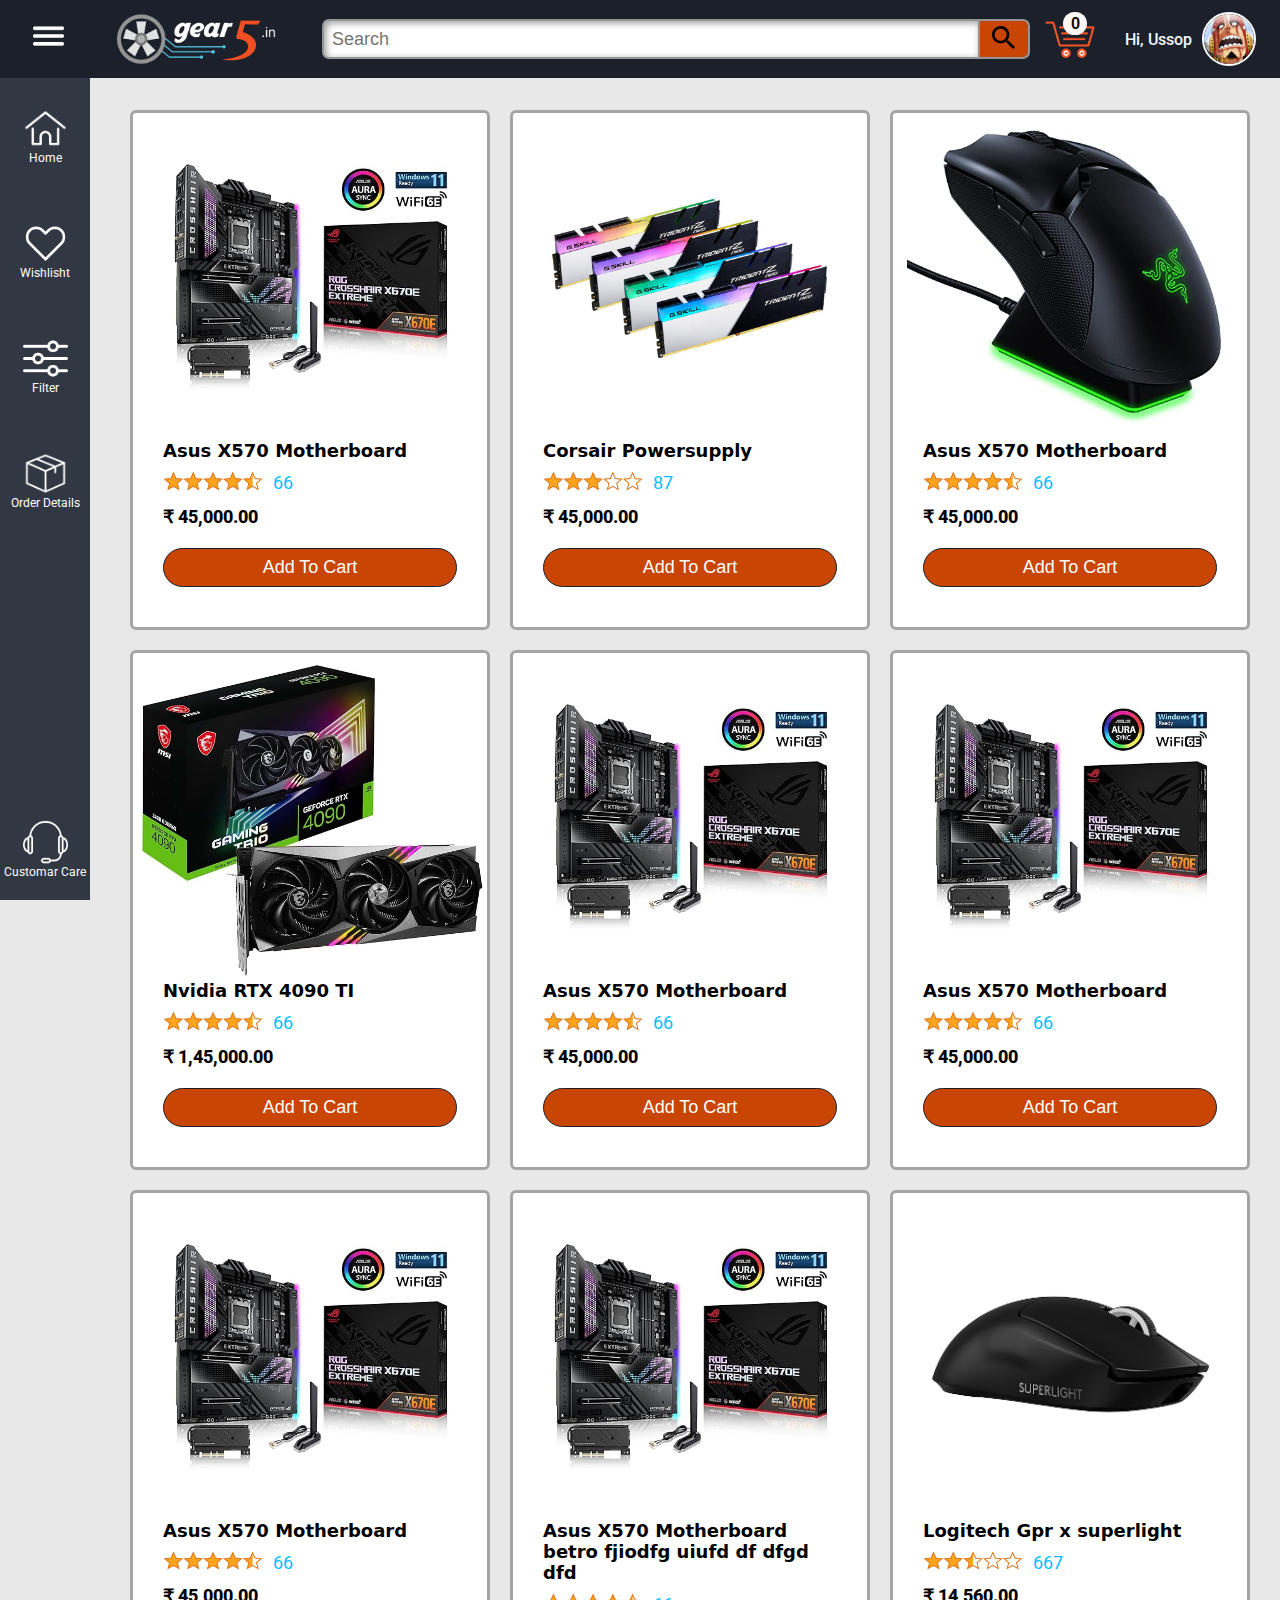
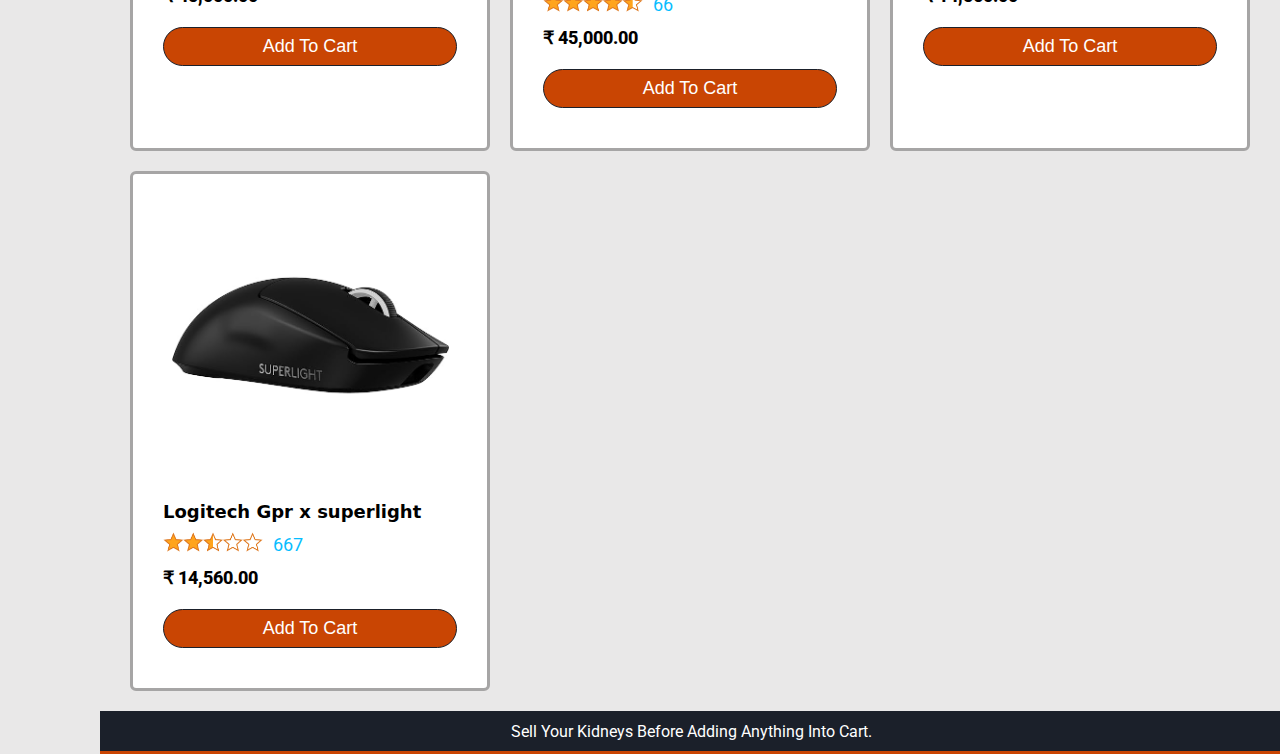
<file: index.html>
<!DOCTYPE html>
<html lang="en">
<head>
    <meta charset="UTF-8">
    <meta name="viewport" content="width=device-width, initial-scale=1.0">
    <title>Gear5_Home</title>
    <link rel="stylesheet" href="styles/navbar.css">
    <link rel="stylesheet" href="styles/common.css">
    <link rel="stylesheet" href="styles/products.css">
    <link rel="stylesheet" href="styles/sidebar.css">
    


    <link rel="preconnect" href="https://fonts.googleapis.com">
<link rel="preconnect" href="https://fonts.gstatic.com" crossorigin>
<link href="https://fonts.googleapis.com/css2?family=Roboto:ital,wght@0,100;0,300;0,400;0,500;0,700;1,400&display=swap" rel="stylesheet">
</head>

<body>


    <div class="navbar">
        <div class="nav-left">
            <button  class="ham-button">
                <img src="page_images/hamberger-01.png" alt="">
            </button>
            
            <img class="logo-img" src="page_images/gear 5 last-01.png" alt="">
            
        </div>
        <div class="nav-middle">
            <input class="search-bar" type="text" placeholder="Search">

            <button class="search-button">
            <img  src="page_images/search.svg" alt="">
            </button>

        </div>
        <div class="nav-right">
            <div class="cart">
                    <a href="cart-checkout.html">
                        <img class="cart-img" src="page_images/cart last-01.png" alt="">

                        <div class="cart-value js-cart-value">0</div>
                    </a>
                
            </div> 
            <div class="profile">
                <div class="profile-greet">Hi, Ussop</div>
                <img src="profile img/fb4342e0ac4a24cf8c08d0031174e228.jpg" alt="">

                <div class="profile-pop profile-pop-js">hi</div>
            </div>

        </div>
    </div>

    <div class="sidebar">
        <div class="sidebar-tools-container">
            
    
            <div class="sidebar-elements">
                <img src="page_images/home.png" alt="">
                <div class="sidebar-text">Home</div>
            </div>
            <div class="sidebar-elements">
                <img src="page_images/heart-2.png" alt="">
                <div class="sidebar-text">Wishlisht</div>
            </div>
            <div class="sidebar-elements">
                <img src="page_images/filter.png" alt="">
                <div class="sidebar-text">Filter</div>
            </div>
            <div class="sidebar-elements">
                <img src="page_images/order.png" alt="">
                <div class="sidebar-text">Order Details</div>
            </div>
            

        </div>
    
        <div class="just for space ">
            <!-- because i dont know how to sole it right now  -->
        </div>
    
        <div class="sidebar-help-container">
            <div class="sidebar-elements">
                <img src="page_images/support.png" alt="">
                <div class="sidebar-text">Customar Care</div>
            </div>
    
        </div>

        
    </div>

    <div class="product-container js-product-container">      
    </div>


    <!-- <script src="data/cart.js"></script> -->
    <!-- <script src="data/product_data.js"></script> -->
    <script type="module" src="scripts/gear5.js"></script>

    <footer>
        <div>Sell Your Kidneys Before Adding Anything Into Cart.</div>
    </footer>
    
</body>
</html>
</file>
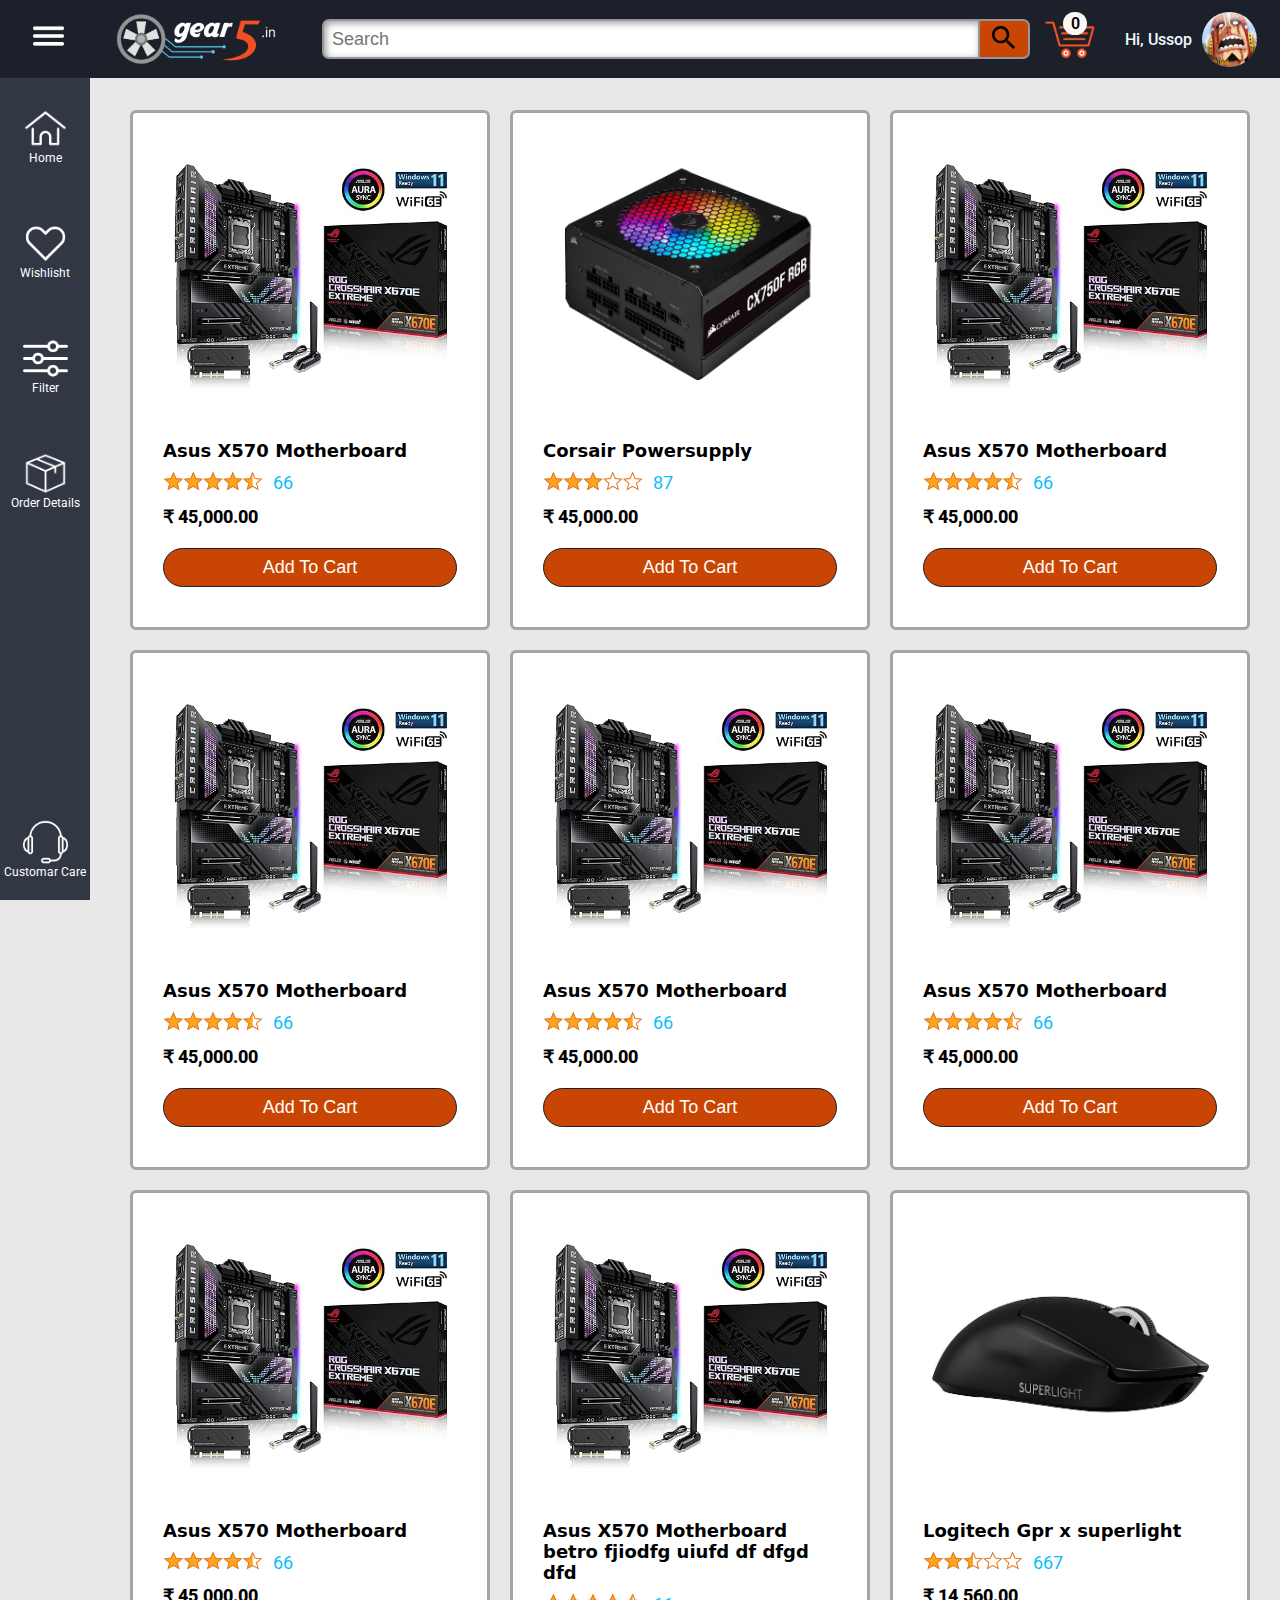
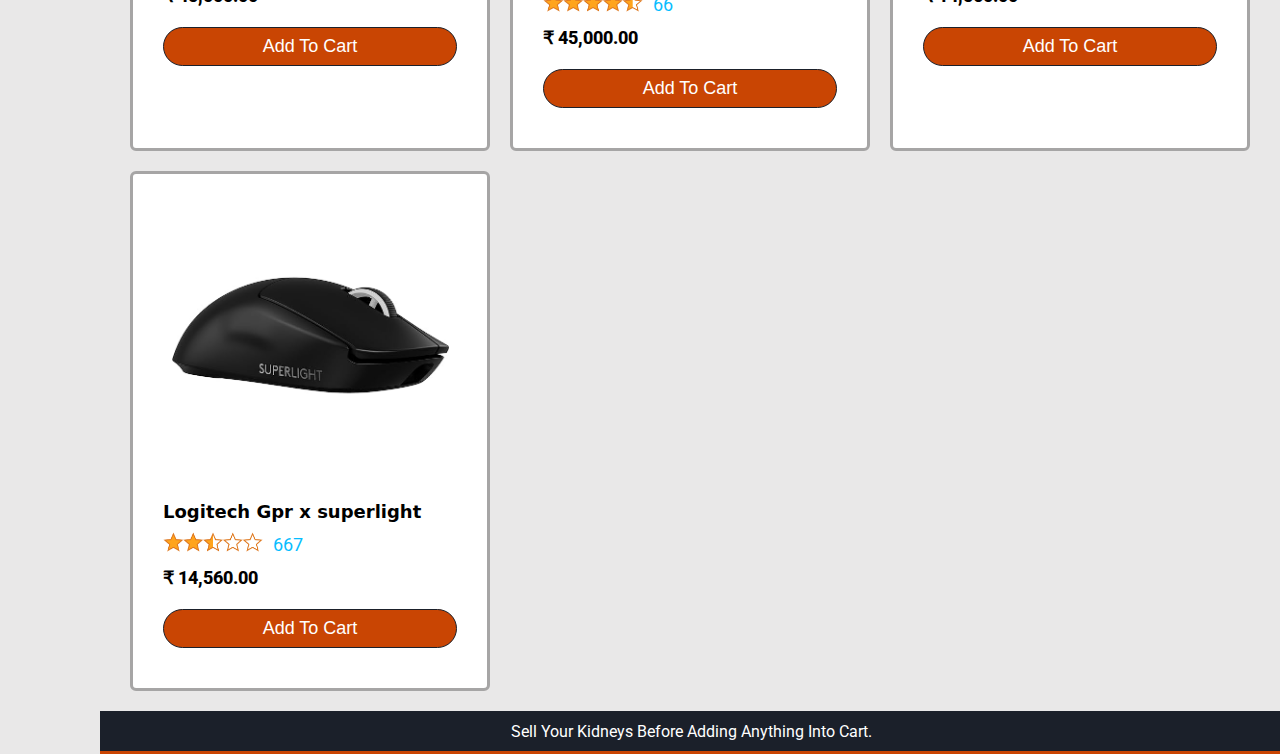
<file: gear5-ex/index.html>
<!DOCTYPE html>
<html lang="en">
<head>
    <meta charset="UTF-8">
    <meta name="viewport" content="width=device-width, initial-scale=1.0">
    <title>Gear5_Home</title>
    <link rel="stylesheet" href="styles/navbar.css">
    <link rel="stylesheet" href="styles/common.css">
    <link rel="stylesheet" href="styles/products.css">
    <link rel="stylesheet" href="styles/sidebar.css">


    <link rel="preconnect" href="https://fonts.googleapis.com">
<link rel="preconnect" href="https://fonts.gstatic.com" crossorigin>
<link href="https://fonts.googleapis.com/css2?family=Roboto:ital,wght@0,100;0,300;0,400;0,500;0,700;1,400&display=swap" rel="stylesheet">
</head>



<body>


    <div class="navbar">
        <div class="nav-left">
            <button  class="ham-button">
                <img src="page_images/hamberger-01.png" alt="">
            </button>
            
            <img class="logo-img" src="page_images/gear 5 last-01.png" alt="">
            
        </div>
        <div class="nav-middle">
            <input class="search-bar" type="text" placeholder="Search">

            <button class="search-button">
            <img  src="page_images/search.svg" alt="">
            </button>

        </div>
        <div class="nav-right">
           <div class="cart">
                    <a href="cart-checkout.html">
                        <img class="cart-img" src="page_images/cart last-01.png" alt="">

                        <div class="cart-value js-cart-value">0</div>
                    </a>
                
           </div> 
                   
           <div class="profile">
                <div class="profile-greet">Hi, Ussop</div>
                <img src="profile img/fb4342e0ac4a24cf8c08d0031174e228.jpg" alt="">
           </div>
           
        </div>
    </div>

    <div class="sidebar">
        <div class="sidebar-tools-container">
            
    
            <div class="sidebar-elements">
                <img src="page_images/home.png" alt="">
                <div class="sidebar-text">Home</div>
            </div>
            <div class="sidebar-elements">
                <img src="page_images/heart-2.png" alt="">
                <div class="sidebar-text">Wishlisht</div>
            </div>
            <div class="sidebar-elements">
                <img src="page_images/filter.png" alt="">
                <div class="sidebar-text">Filter</div>
            </div>
            <div class="sidebar-elements">
                <img src="page_images/order.png" alt="">
                <div class="sidebar-text">Order Details</div>
            </div>
            
         
        </div>
    
        <div class="just for space ">
            <!-- because i dont know how to sole it right now  -->
        </div>
    
        <div class="sidebar-help-container">
              <div class="sidebar-elements">
                <img src="page_images/support.png" alt="">
                <div class="sidebar-text">Customar Care</div>
            </div>
    
        </div>
      
        
    </div>

   

    <div class="product-container js-product-container">      
    </div>


    <!-- <script src="data/cart.js"></script> -->
    <!-- <script src="data/product_data.js"></script> -->
    <script type="module" src="scripts/gear5.js"></script>

    <footer>
        <div>Sell Your Kidneys Before Adding Anything Into Cart.</div>
    </footer>
    
</body>
</html>
</file>
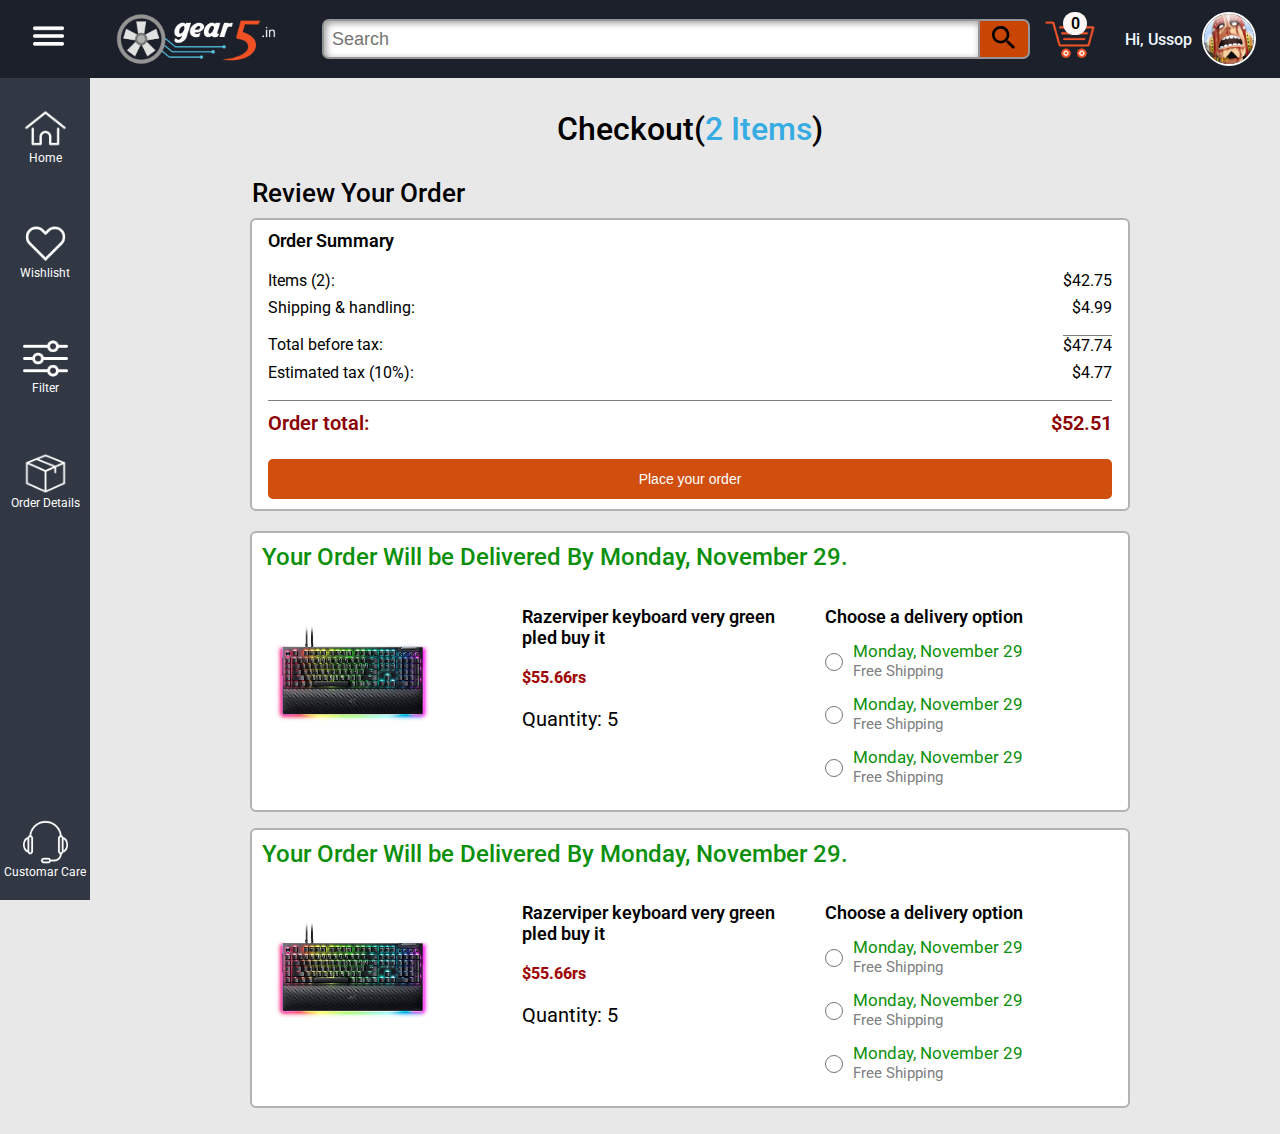
<file: cart-checkout.html>
<!DOCTYPE html>
<html lang="en">

<head>
  <meta charset="UTF-8">
  <meta name="viewport" content="width=device-width, initial-scale=1.0">
  <title>Gear5_Cart</title>


  <link rel="stylesheet" href="styles/navbar.css">
  <link rel="stylesheet" href="styles/common.css">
  <link rel="stylesheet" href="styles/sidebar.css">


  <link rel="stylesheet" href="styles/cart-checkout.css">
  <link rel="stylesheet" href="styles/cart-order-summary.css">


  <link rel="preconnect" href="https://fonts.googleapis.com">
  <link rel="preconnect" href="https://fonts.gstatic.com" crossorigin>
  <link
    href="https://fonts.googleapis.com/css2?family=Roboto:ital,wght@0,100;0,300;0,400;0,500;0,700;1,400&display=swap"
    rel="stylesheet">

</head>

<body>


  <div class="navbar">
    <div class="nav-left">
      <button class="ham-button">
        <img src="page_images/hamberger-01.png" alt="">
      </button>

      <img class="logo-img" src="page_images/gear 5 last-01.png" alt="">

    </div>
    <div class="nav-middle">
      <input class="search-bar" type="text" placeholder="Search">

      <button class="search-button">
        <img src="page_images/search.svg" alt="">
      </button>

    </div>
    <div class="nav-right">
      <div class="cart">
        <img class="cart-img" src="page_images/cart last-01.png" alt="">

        <div class="cart-value js-cart-value">0</div>
      </div>

      <div class="profile">
        <div class="profile-greet">Hi, Ussop</div>
        <img src="profile img/fb4342e0ac4a24cf8c08d0031174e228.jpg" alt="">
    </div>  


    </div>
  </div>

  <div class="sidebar">
    <div class="sidebar-tools-container">
        
      <a href="index.html">

        <div class="sidebar-elements">
          <img src="page_images/home.png" alt="">
          <div class="sidebar-text">Home</div>
      </div> 
      
      </a>
        
        <div class="sidebar-elements">
            <img src="page_images/heart-2.png" alt="">
            <div class="sidebar-text">Wishlisht</div>
        </div>
        <div class="sidebar-elements">
            <img src="page_images/filter.png" alt="">
            <div class="sidebar-text">Filter</div>
        </div>
        <div class="sidebar-elements">
            <img src="page_images/order.png" alt="">
            <div class="sidebar-text">Order Details</div>
        </div>
        
     
    </div>

    <!-- because i dont know how to sole it right now  -->
    <div class="just for space ">
    </div>

    <div class="sidebar-help-container">
          <div class="sidebar-elements">
            <img src="page_images/support.png" alt="">
            <div class="sidebar-text">Customar Care</div>
        </div>

    </div>
  
    
  </div>
  

  <div class="main">
    <div class="heading-checkout">Checkout(<span>2 Items</span>)</div>
    <div class="heading-order-review">Review Your Order</div>
    <div class="cart-checkout-grid">
      <div class="cart-left-grid js-cart-left-grid"  >
        <div class="cart-item-block-grid">
          <div class="cart-item-delivery-date"> 
            Your Order Will be Delivered By Monday, November 29.
          </div>
          <div class="cart-item-info-grid">
              <div class="cart-product-image">
                <img src="products_image/razer_blackwidow_keyboard.jpg" alt="">
                
              </div>
              <div class="cart-product-description">
                <div class="cart-item-name">Razerviper keyboard very  green pled buy it
                </div>
                <div class="cart-item-price">$55.66rs</div>
                <div class="cart-item-quantity-container">
                  <div class="cart-item-quantity"> Quantity: 5</div>
                  <!-- <div>update</div>
                  <div>delete</div> -->
                </div>
              </div>
           
            <div class="cart-item-delivery-options">
              <div class="choose-option">
                Choose a delivery option
              </div>
              <div class="delivery-option">
                
                  <input class="delivery-option-input" type="radio" name="optiondg">  
                  
                  <div>
                    <div class="delivery-option-date"> 
                      Monday, November 29
                    </div>
                    <div class="delivery-option-price">
                      Free Shipping
                    </div>
                  </div>
                
              </div>
              <div class="delivery-option">
                
                  <input class="delivery-option-input" type="radio" name="optiondg">  
                  
                  <div>
                    <div class="delivery-option-date"> 
                      Monday, November 29
                    </div>
                    <div class="delivery-option-price">
                      Free Shipping
                    </div>
                  </div>
                
              </div>
              <div class="delivery-option">
                
                  <input class="delivery-option-input" type="radio" name="optiondg">  
                  
                  <div>
                    <div class="delivery-option-date"> 
                      Monday, November 29
                    </div>
                    <div class="delivery-option-price">
                      Free Shipping
                    </div>
                  </div>
                
              </div>
            </div>
          </div>
        </div>
        <div class="cart-item-block-grid">
          <div class="cart-item-delivery-date"> 
            Your Order Will be Delivered By Monday, November 29.
          </div>
          <div class="cart-item-info-grid">
              <div class="cart-product-image">
                <img src="products_image/razer_blackwidow_keyboard.jpg" alt="">
                
              </div>
              <div class="cart-product-description">
                <div class="cart-item-name">Razerviper keyboard very  green pled buy it
                </div>
                <div class="cart-item-price">$55.66rs</div>
                <div class="cart-item-quantity-container">
                  <div class="cart-item-quantity"> Quantity: 5</div>
                  <!-- <div>update</div>
                  <div>delete</div> -->
                </div>
              </div>
           
            <div class="cart-item-delivery-options">
              <div class="choose-option">
                Choose a delivery option
              </div>
              <div class="delivery-option">
                
                  <input class="delivery-option-input" type="radio" name="optiondg">  
                  
                  <div>
                    <div class="delivery-option-date"> 
                      Monday, November 29
                    </div>
                    <div class="delivery-option-price">
                      Free Shipping
                    </div>
                  </div>
                
              </div>
              <div class="delivery-option">
                
                  <input class="delivery-option-input" type="radio" name="optiondg">  
                  
                  <div>
                    <div class="delivery-option-date"> 
                      Monday, November 29
                    </div>
                    <div class="delivery-option-price">
                      Free Shipping
                    </div>
                  </div>
                
              </div>
              <div class="delivery-option">
                
                  <input class="delivery-option-input" type="radio" name="optiondg">  
                  
                  <div>
                    <div class="delivery-option-date"> 
                      Monday, November 29
                    </div>
                    <div class="delivery-option-price">
                      Free Shipping
                    </div>
                  </div>
                
              </div>
            </div>
          </div>
        </div>
      </div>

      
      <div class="cart-right-grid"> 
        <div class="payment-summary">
          <div class="payment-summary-title">
            Order Summary
          </div>

          <div class="payment-summary-row">
            <div>Items (2):</div>
            <div class="payment-summary-money">$42.75</div>
          </div>

          <div class="payment-summary-row">
            <div>Shipping &amp; handling:</div>
            <div class="payment-summary-money">$4.99</div>
          </div>

          <div class="payment-summary-row subtotal-row">
            <div>Total before tax:</div>
            <div class="payment-summary-money">$47.74</div>
          </div>

          <div class="payment-summary-row">
            <div>Estimated tax (10%):</div>
            <div class="payment-summary-money">$4.77</div>
          </div>

          <div class="payment-summary-row total-row">
            <div>Order total:</div>
            <div class="payment-summary-money">$52.51</div>
          </div>

          <button class="place-order-button button-primary">
            Place your order
          </button>
        </div>
      </div>
    </div>

  </div>



  <!-- <footer>
    <div>Sell Your Kidneys Before Adding Anything Into Cart.</div>
  </footer> -->


      <script type="module" src="scripts/cart-checkout.js"></script>
</body>

</html>
</file>
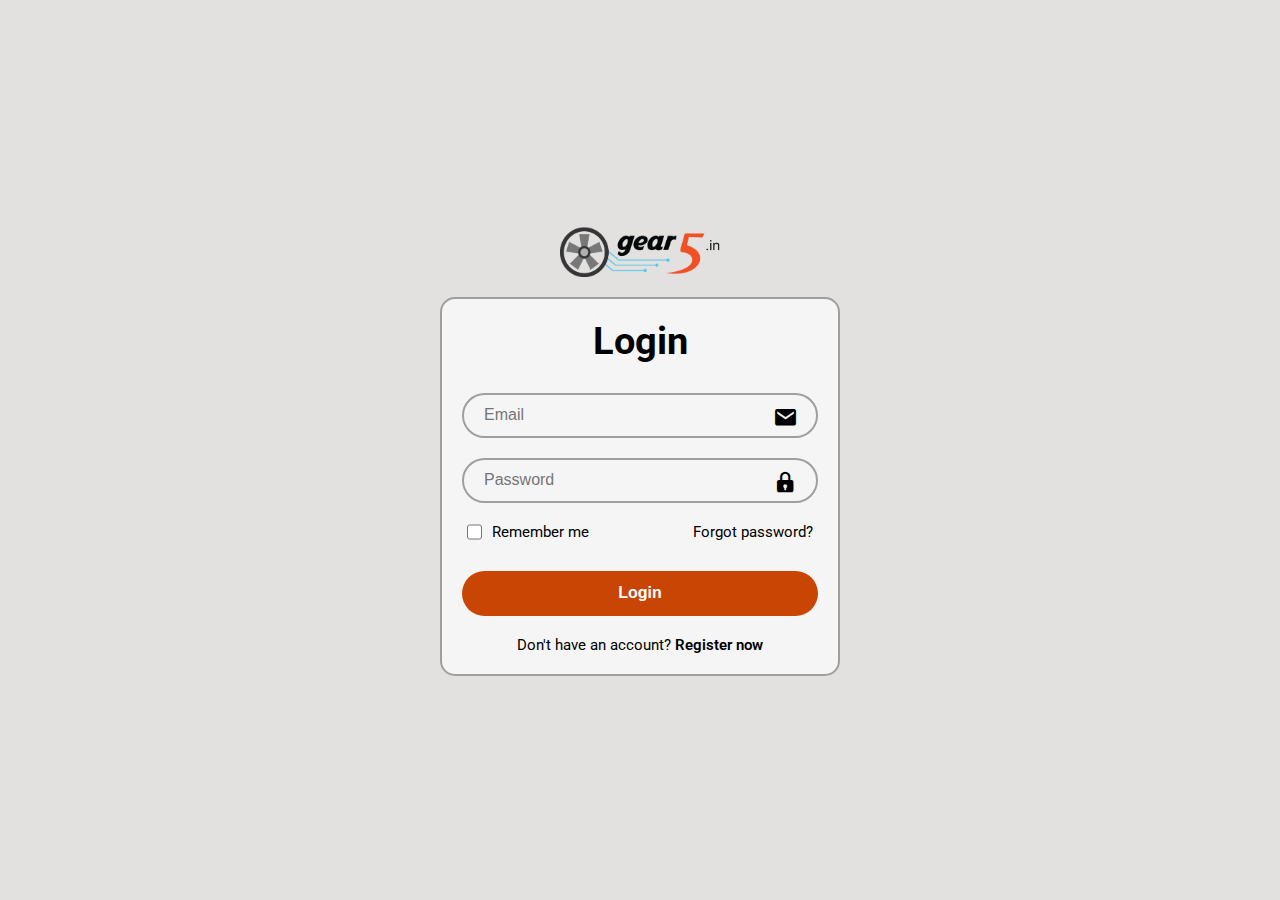
<file: login.html>
<!DOCTYPE html>
<html lang="en">
<head>
    <meta charset="UTF-8">
    <meta name="viewport" content="width=device-width, initial-scale=1.0">
    <title>Grea5 log in</title>
    <link href='https://unpkg.com/boxicons@2.1.4/css/boxicons.min.css' rel='stylesheet'>
    
    <link rel="preconnect" href="https://fonts.googleapis.com">
    <link rel="preconnect" href="https://fonts.gstatic.com" crossorigin>
    <link href="https://fonts.googleapis.com/css2?family=Roboto:ital,wght@0,100;0,300;0,400;0,500;0,700;1,400&display=swap" rel="stylesheet">



    <link rel="stylesheet" href="styles/loginpage.css">
</head>
<body>

<div class="login-wrapper">
    <div class="login-logo">
        <img src="page_images/gear 5 white bg.png" alt="">
    </div>
    <div class="login-container">
        <h1>Login</h1>
        <!-- <div class="login-input"> -->
            <form action="url" method="GET">
                
                <div class="input-details emailX">
                    <input type="email" placeholder="Email">
                    <i class='bx bxs-envelope'></i>
                </div>

                <div class="input-details passX">
                    <input type="password" placeholder="Password">
                    <i class='bx bxs-lock' ></i>
                </div>

                <div class="remember-forgot-password">
                    <label><input class="remember-box" type="checkbox"> Remember me</label>
                    <a href="XXXX">Forgot password?</a>
                </div>

                <div class="login-submit">
                    <button type="submit">Login</button>
                </div>
    
            </form>
        <!-- </div> -->
        

        <div class="register">
            Don't have an account?
            <a href="register.html">Register now</a>
        </div>
    </div>
</div>
    
</body>
</html>
</file>
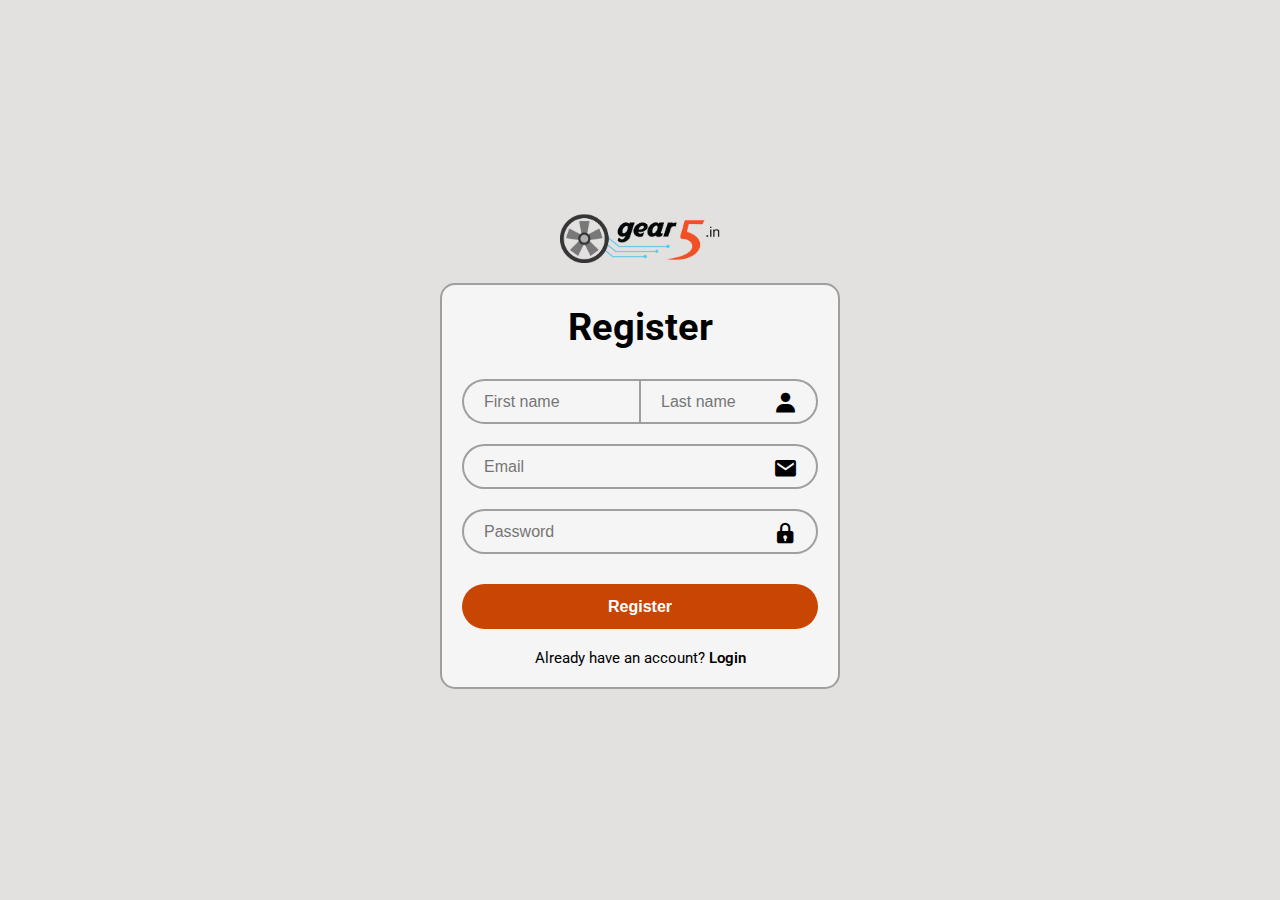
<file: register.html>
<!DOCTYPE html>
<html lang="en">
<head>
    <meta charset="UTF-8">
    <meta name="viewport" content="width=device-width, initial-scale=1.0">
    <title>Register</title>
    <link href='https://unpkg.com/boxicons@2.1.4/css/boxicons.min.css' rel='stylesheet'>
    
    <link rel="preconnect" href="https://fonts.googleapis.com">
    <link rel="preconnect" href="https://fonts.gstatic.com" crossorigin>
    <link href="https://fonts.googleapis.com/css2?family=Roboto:ital,wght@0,100;0,300;0,400;0,500;0,700;1,400&display=swap" rel="stylesheet">

    <link rel="stylesheet" href="styles/register.css">

</head>
<body>
    <div class="login-wrapper">
        <div class="login-logo">
            <img src="page_images/gear 5 white bg.png" alt="">
        </div>
        <div class="login-container">
            <h1>Register</h1>
            <!-- <div class="login-input"> -->
                <form action="backend/register.php" method="POST" enctype="application/x-www-form-urlencoded">
                    <div class="namex input-details">
                        <input class="name fname" type="fname" placeholder="First name" name="pfname">
                        <input class="name lname" type="email" placeholder="Last name" name="plname">
                        <i class='bx bxs-user'></i>
                    </div>

                    <div class="input-details emailX">
                        <input type="email" placeholder="Email" name="pemail">
                        <i class='bx bxs-envelope'></i>
                    </div>
                    <div class="input-details passX">
                        <input type="password" placeholder="Password" name="ppass">
                        <i class='bx bxs-lock' ></i>
                    </div>
                    <div class="login-submit">
                        <button type="submit">Register</button>
                    </div>
                </form>
            <!-- </div> -->
            <div class="login">
                Already have an account?
                <a href="login.html">Login</a>
            </div>
        </div>
    </div>
        
    
</body>
</html>
</file>
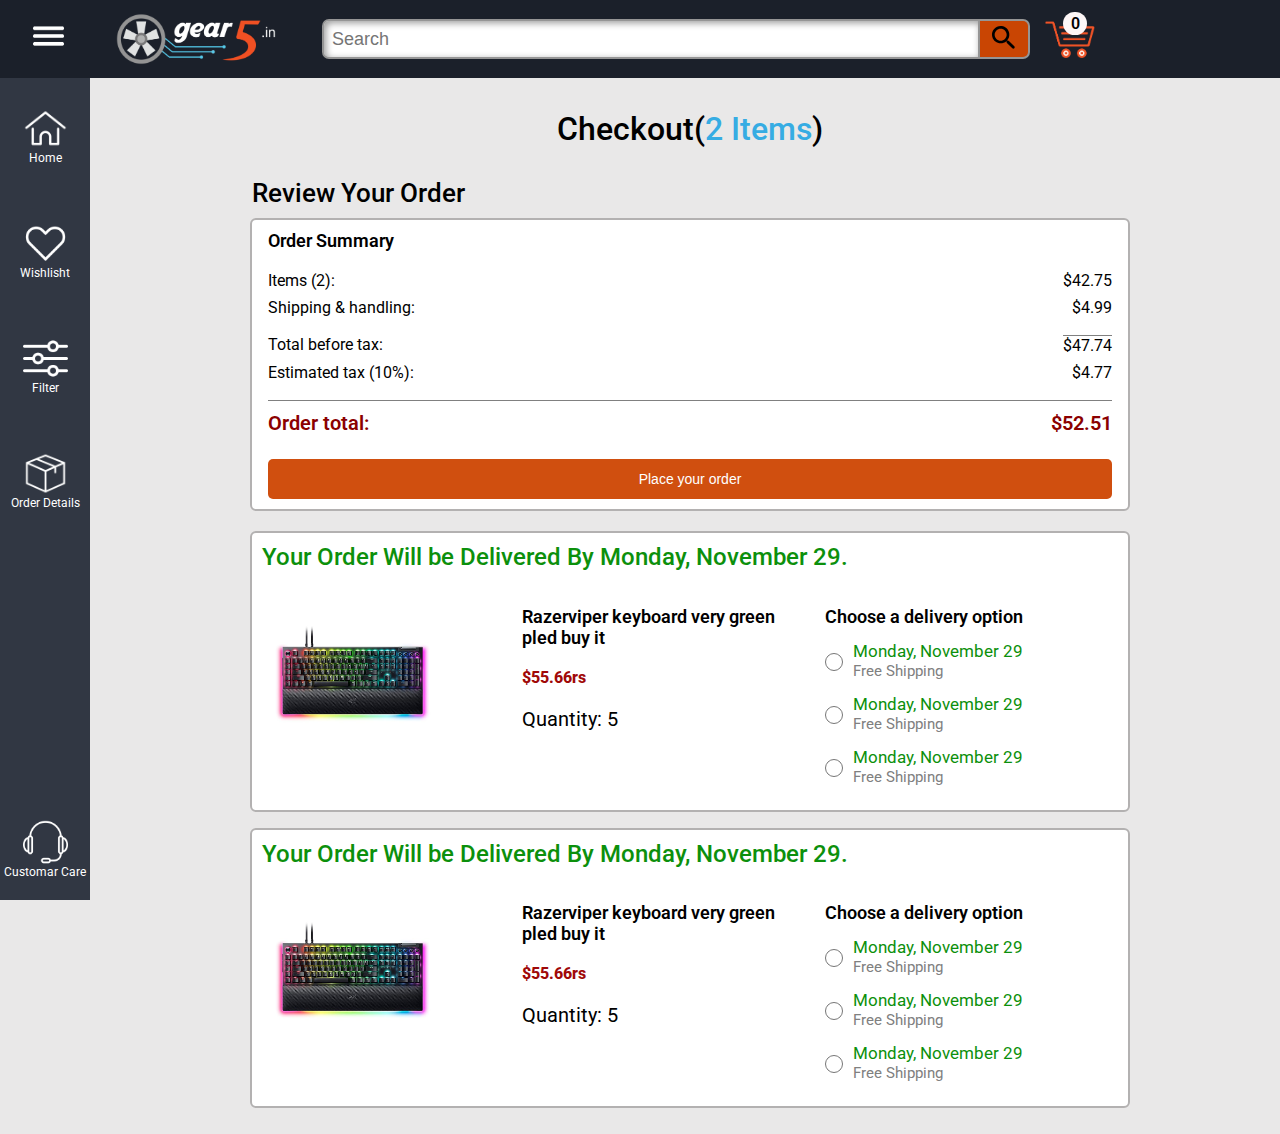
<file: gear5-ex/cart-checkout.html>
<!DOCTYPE html>
<html lang="en">

<head>
  <meta charset="UTF-8">
  <meta name="viewport" content="width=device-width, initial-scale=1.0">
  <title>Gear5_Cart</title>


  <link rel="stylesheet" href="styles/navbar.css">
  <link rel="stylesheet" href="styles/common.css">
  <link rel="stylesheet" href="styles/sidebar.css">


  <link rel="stylesheet" href="styles/cart-checkout.css">
  <link rel="stylesheet" href="styles/cart-order-summary.css">


  <link rel="preconnect" href="https://fonts.googleapis.com">
  <link rel="preconnect" href="https://fonts.gstatic.com" crossorigin>
  <link
    href="https://fonts.googleapis.com/css2?family=Roboto:ital,wght@0,100;0,300;0,400;0,500;0,700;1,400&display=swap"
    rel="stylesheet">

</head>

<body>


  <div class="navbar">
    <div class="nav-left">
      <button class="ham-button">
        <img src="page_images/hamberger-01.png" alt="">
      </button>

      <img class="logo-img" src="page_images/gear 5 last-01.png" alt="">

    </div>
    <div class="nav-middle">
      <input class="search-bar" type="text" placeholder="Search">

      <button class="search-button">
        <img src="page_images/search.svg" alt="">
      </button>

    </div>
    <div class="nav-right">
      <div class="cart">
        <img class="cart-img" src="page_images/cart last-01.png" alt="">

        <div class="cart-value js-cart-value">0</div>
      </div>


    </div>
  </div>

  <div class="sidebar">
    <div class="sidebar-tools-container">
        
      <a href="index.html">

        <div class="sidebar-elements">
          <img src="page_images/home.png" alt="">
          <div class="sidebar-text">Home</div>
      </div> 
      
      </a>
        
        <div class="sidebar-elements">
            <img src="page_images/heart-2.png" alt="">
            <div class="sidebar-text">Wishlisht</div>
        </div>
        <div class="sidebar-elements">
            <img src="page_images/filter.png" alt="">
            <div class="sidebar-text">Filter</div>
        </div>
        <div class="sidebar-elements">
            <img src="page_images/order.png" alt="">
            <div class="sidebar-text">Order Details</div>
        </div>
        
     
    </div>

    <!-- because i dont know how to sole it right now  -->
    <div class="just for space ">
    </div>

    <div class="sidebar-help-container">
          <div class="sidebar-elements">
            <img src="page_images/support.png" alt="">
            <div class="sidebar-text">Customar Care</div>
        </div>

    </div>
  
    
  </div>
  

  <div class="main">
    <div class="heading-checkout">Checkout(<span>2 Items</span>)</div>
    <div class="heading-order-review">Review Your Order</div>
    <div class="cart-checkout-grid">
      <div class="cart-left-grid js-cart-left-grid"  >
        <div class="cart-item-block-grid">
          <div class="cart-item-delivery-date"> 
            Your Order Will be Delivered By Monday, November 29.
          </div>
          <div class="cart-item-info-grid">
              <div class="cart-product-image">
                <img src="products_image/razer_blackwidow_keyboard.jpg" alt="">
                
              </div>
              <div class="cart-product-description">
                <div class="cart-item-name">Razerviper keyboard very  green pled buy it
                </div>
                <div class="cart-item-price">$55.66rs</div>
                <div class="cart-item-quantity-container">
                  <div class="cart-item-quantity"> Quantity: 5</div>
                  <!-- <div>update</div>
                  <div>delete</div> -->
                </div>
              </div>
           
            <div class="cart-item-delivery-options">
              <div class="choose-option">
                Choose a delivery option
              </div>
              <div class="delivery-option">
                
                  <input class="delivery-option-input" type="radio" name="optiondg">  
                  
                  <div>
                    <div class="delivery-option-date"> 
                      Monday, November 29
                    </div>
                    <div class="delivery-option-price">
                      Free Shipping
                    </div>
                  </div>
                
              </div>
              <div class="delivery-option">
                
                  <input class="delivery-option-input" type="radio" name="optiondg">  
                  
                  <div>
                    <div class="delivery-option-date"> 
                      Monday, November 29
                    </div>
                    <div class="delivery-option-price">
                      Free Shipping
                    </div>
                  </div>
                
              </div>
              <div class="delivery-option">
                
                  <input class="delivery-option-input" type="radio" name="optiondg">  
                  
                  <div>
                    <div class="delivery-option-date"> 
                      Monday, November 29
                    </div>
                    <div class="delivery-option-price">
                      Free Shipping
                    </div>
                  </div>
                
              </div>
            </div>
          </div>
        </div>
        <div class="cart-item-block-grid">
          <div class="cart-item-delivery-date"> 
            Your Order Will be Delivered By Monday, November 29.
          </div>
          <div class="cart-item-info-grid">
              <div class="cart-product-image">
                <img src="products_image/razer_blackwidow_keyboard.jpg" alt="">
                
              </div>
              <div class="cart-product-description">
                <div class="cart-item-name">Razerviper keyboard very  green pled buy it
                </div>
                <div class="cart-item-price">$55.66rs</div>
                <div class="cart-item-quantity-container">
                  <div class="cart-item-quantity"> Quantity: 5</div>
                  <!-- <div>update</div>
                  <div>delete</div> -->
                </div>
              </div>
           
            <div class="cart-item-delivery-options">
              <div class="choose-option">
                Choose a delivery option
              </div>
              <div class="delivery-option">
                
                  <input class="delivery-option-input" type="radio" name="optiondg">  
                  
                  <div>
                    <div class="delivery-option-date"> 
                      Monday, November 29
                    </div>
                    <div class="delivery-option-price">
                      Free Shipping
                    </div>
                  </div>
                
              </div>
              <div class="delivery-option">
                
                  <input class="delivery-option-input" type="radio" name="optiondg">  
                  
                  <div>
                    <div class="delivery-option-date"> 
                      Monday, November 29
                    </div>
                    <div class="delivery-option-price">
                      Free Shipping
                    </div>
                  </div>
                
              </div>
              <div class="delivery-option">
                
                  <input class="delivery-option-input" type="radio" name="optiondg">  
                  
                  <div>
                    <div class="delivery-option-date"> 
                      Monday, November 29
                    </div>
                    <div class="delivery-option-price">
                      Free Shipping
                    </div>
                  </div>
                
              </div>
            </div>
          </div>
        </div>
      </div>

      
      <div class="cart-right-grid"> 
        <div class="payment-summary">
          <div class="payment-summary-title">
            Order Summary
          </div>

          <div class="payment-summary-row">
            <div>Items (2):</div>
            <div class="payment-summary-money">$42.75</div>
          </div>

          <div class="payment-summary-row">
            <div>Shipping &amp; handling:</div>
            <div class="payment-summary-money">$4.99</div>
          </div>

          <div class="payment-summary-row subtotal-row">
            <div>Total before tax:</div>
            <div class="payment-summary-money">$47.74</div>
          </div>

          <div class="payment-summary-row">
            <div>Estimated tax (10%):</div>
            <div class="payment-summary-money">$4.77</div>
          </div>

          <div class="payment-summary-row total-row">
            <div>Order total:</div>
            <div class="payment-summary-money">$52.51</div>
          </div>

          <button class="place-order-button button-primary">
            Place your order
          </button>
        </div>
      </div>
    </div>

  </div>



  <!-- <footer>
    <div>Sell Your Kidneys Before Adding Anything Into Cart.</div>
  </footer> -->


      <script type="module" src="scripts/cart-checkout.js"></script>
</body>

</html>
</file>
<file: styles/navbar.css>
.navbar{
    /* background-color: rgb(50, 10, 103); */
    /* background-color: rgb(27, 3, 59); */
    background-color: rgb(27, 32, 42);
    display: flex;
    height: 78px;
    align-items: center;
    position: fixed;
    top: 0px;
    left: 0px;
    right: 0px;
  
}
.nav-left{
    /* width: 350px; */
    /* background-color: rgb(93, 9, 172); */
    display: flex;
    align-items: center;
    height: 70px;
}
.nav-middle{
    padding-left: 20px;
    height: 70px;
    flex: 1;
    display: flex;
    justify-content: center;
    align-items: center;
    /* background-color: aquamarine; */
    
    
   
}

.nav-right{
   width: 250px;
   /* background-color: rgb(18, 105, 105); */
   height: 70px;
   display: flex;
   align-items: center;
   
 
}



.logo-img{
    /* margin-top: 27px; */
    width: 160px;
    margin-left: 40px;
    margin-right: 26px;
    /* background-color: blue; */
}
.ham-button{
    background-color:transparent;
    border: none;
    margin-left: 21px;
}
.ham-button img{
    width: 43px;
   
    /* background-color: blue;
    */
}


.search-bar{

    height: 34px;
   
    border: 2px solid rgb(149, 149, 149);

    border-bottom-left-radius: 7px;
    border-top-left-radius: 7px;
    flex: 1;
    padding-left: 8px;

    font-size: 18px;
    box-shadow: inset 2px 2px 7px rgba(0, 0, 0, 0.401);
    
}

.search-bar::placeholder{
    font-size: 18px;
   
}
.search-button{
    width: 50px;
    height: 40px;
    border: 2px solid rgb(149, 149, 149);
    background-color: rgb(201, 69, 3);
    border-left: none;
    border-bottom-right-radius: 7px;
    border-top-right-radius: 7px;

    
}

.search-button img{
    width: 32px;
}

.profile{
    color: aliceblue;
    margin-left: 30px;
    margin-top: 0px;
   display: flex;
   align-items: center;
  position: relative;


  
}


.profile-pop{
    opacity: 0;
    background-color: blueviolet;
    position: absolute;
    margin-top: 378px;
    width: 140px;
    height: 300px;
    transition: opacity ease-in-out .6s;
  
}


.profile:hover{
    .profile-pop{
        opacity: 100%;
        transition: opacity ease-in-out .3s;
    }

}

.profile img{
    width: 50px;
    border: 2px solid rgb(255, 255, 255);
    border-radius: 50%;
    margin-left: 10px;

}
.profile-greet{
    font-family: roboto;
    font-weight: 500;
    font-size: 16px;
    
}

.cart-img{
    width: 50px;
   
    margin-top: 5px;
    /* background-color: blue; */
    
}
.cart{
    /* background-color: aqua; */
    position: relative;
     margin-left: 15px;
    
    
}

.cart-value{
    background-color: rgba(255, 248, 248, 0.993);
    padding: 2px 0px;
    /* border: 1px solid white; */
    border-radius: 17px;
    color: rgb(0, 0, 0);
    font-family: roboto ,sans-serif;
    font-weight: 600;
    position: absolute;
    top: -4px;
    right: 8px;
    left: 18px;
    text-align: center;

    
}
</file>
<file: styles/common.css>
body{
    margin: 0;
    padding: 0;
    padding-top: 110px;
    padding-left: 120px;
    padding-right: 20px;
    background-color: rgb(233, 232, 232);

  
}

footer{
    background-color: rgb(27, 32, 42);
    margin-left: -20px;
    margin-right: -23px;
    display: flex;
    align-items: center;
    justify-content: center;
  
    color: white;
    height: 40px;
    border-bottom:3px solid  rgb(201, 69, 3) ;
    font-family: roboto, sans-serif;
    

   
}
</file>
<file: styles/products.css>
.product-container{
    display: grid;
    /* background-color: blue; */
    grid-template-columns: 1fr 1fr 1fr 1fr 1fr;

   
   
}

.product{
    background-color: white;
    border: 3px solid rgb(166, 165, 165);

    border-radius: 6px;
    margin-inline: 10px;

    margin-bottom: 20px;
    display: flex;
    flex-direction: column;

    

}
.product-image{
    display: flex;
    align-items:center ;
    justify-content: center;
    height: 327px;
   

}

.product-image img{
    max-width: 100%;
    max-height: 100%;
    /* border-radius: 6px; */
}

.product-details-container{
    /* background-color: rgb(38, 177, 131); */
    padding-left: 30px;
    padding-right: 30px;
    padding-bottom: 20px;
}

.product-name-container{
    padding-bottom: 10px;
}

.product-name{
    font-family: system-ui, sans-serif;
    font-size: 18px;

    font-weight: 600;
    

    
}

.product-review{
    display: flex;
    align-items: center;
    
}

.product-review-stars img{
    width: 100px;
    
   
}

.product-review-count{
    color: rgb(6, 189, 255);
    font-family: roboto , sans-serif;
    font-size: 18px;
   margin-left: 10px;
}

.product-price-container{
    display: flex;
    align-items: center;
    padding-top: 10px;
}

.product-price{
    font-family: roboto , sans-serif;
    font-weight: 800;
    font-size: 18px;
}

.rupee-symbol{
    margin-right: 4px;
    font-size: 18px;
    font-weight: 600;
    margin-top: 1px;
}

.product-addToCart-container{
    display: flex;
    
    justify-content: center;
    padding: 20px 0px;
}

.addToCart-button{
    background-color:  rgb(201, 69, 3);
    border: none;
   
    width: 100%;
    font-size: 18px;
    color: white;
    border: 1px solid rgb(27, 32, 42);
    border-radius: 62px;

    padding: 8px 0px ;
}




/* --------------------------------------------------------------- */


@media (width <= 1700px){
    .product-container{
        grid-template-columns: 1fr 1fr 1fr 1fr;
    }
}

@media (width <= 1350px){
    .product-container{
        grid-template-columns: 1fr 1fr 1fr;
    }
}

@media (width <= 1000px){
    .product-container{
        grid-template-columns: 1fr 1fr;
    }
}
</file>
<file: styles/sidebar.css>
.sidebar{
    /* background-color: rgba(27, 32, 42, 0.935); */
    background-color: rgb(49, 55, 67);
    position: fixed;
    top: 78px;
    left: 0px;
    bottom: 0px;
    width: 90px;
    
    font-family: roboto, sans-serif;

    display: grid;
    grid-template-rows: 460px 1fr 100px;
    
    
}

.sidebar-tools-container{

    

    display: grid;
    grid-template-rows: 1fr 1fr 1fr 1fr;
    align-items: center;

   /* height: 500px; */
   

}

.sidebar-help {
   

    
}

.sidebar a{
    text-decoration: none;
    
    

}

.sidebar-elements{
  
    /* height: 80px; */
  
    /* padding-top: 28px; */
    /* padding-bottom: 10px; */

    display: flex;
    flex-direction: column;
    align-items: center;
}


.sidebar-elements img{
   width: 45px;
  filter: invert(1);
  /* padding-bottom: 5px; */
    
}

/* .sidebar-elements1{
    margin-top: 246px;
    text-decoration: none;

} */

/* .sidebar-elements1 img{
    width: 50px;
    padding-bottom: 5px;
    filter: invert(1);
} */

.sidebar-text{
  font-size: 12px;
  color: white;
  
}

.sidebar-help-container {
   
padding-top: 20px;
    
}
</file>
<file: gear5-ex/styles/navbar.css>
.navbar{
    /* background-color: rgb(50, 10, 103); */
    /* background-color: rgb(27, 3, 59); */
    background-color: rgb(27, 32, 42);
    display: flex;
    height: 78px;
    align-items: center;
    position: fixed;
    top: 0px;
    left: 0px;
    right: 0px;
  
}
.nav-left{
    /* width: 350px; */
    /* background-color: rgb(93, 9, 172); */
    display: flex;
    align-items: center;
    height: 70px;
}
.nav-middle{
    padding-left: 20px;
    height: 70px;
    flex: 1;
    display: flex;
    justify-content: center;
    align-items: center;
    /* background-color: aquamarine; */
    
    
   
}

.nav-right{
   width: 250px;
   /* background-color: rgb(18, 105, 105); */
   height: 70px;
   display: flex;
   align-items: center;
   
 
}



.logo-img{
    /* margin-top: 27px; */
    width: 160px;
    margin-left: 40px;
    margin-right: 26px;
    /* background-color: blue; */
}
.ham-button{
    background-color:transparent;
    border: none;
    margin-left: 21px;
}
.ham-button img{
    width: 43px;
   
    /* background-color: blue;
    */
}


.search-bar{

    height: 34px;
   
    border: 2px solid rgb(149, 149, 149);

    border-bottom-left-radius: 7px;
    border-top-left-radius: 7px;
    flex: 1;
    padding-left: 8px;

    font-size: 18px;
    box-shadow: inset 2px 2px 7px rgba(0, 0, 0, 0.401);
    
}

.search-bar::placeholder{
    font-size: 18px;
   
}
.search-button{
    width: 50px;
    height: 40px;
    border: 2px solid rgb(149, 149, 149);
    background-color: rgb(201, 69, 3);
    border-left: none;
    border-bottom-right-radius: 7px;
    border-top-right-radius: 7px;

    
}

.search-button img{
    width: 32px;
}

.profile{
    color: aliceblue;
    margin-left: 30px;
    margin-top: 0px;
   display: flex;
   align-items: center;
  
  
}

.profile img{
    width: 55px;
    border-radius: 50%;
    margin-left: 10px;

}
.profile-greet{
    font-family: roboto;
    font-weight: 500;
    font-size: 16px;
    
}

.cart-img{
    width: 50px;
   
    margin-top: 5px;
    /* background-color: blue; */
    
}
.cart{
    /* background-color: aqua; */
    position: relative;
     margin-left: 15px;
    
    
}

.cart-value{
    background-color: rgba(255, 248, 248, 0.993);
    padding: 2px 0px;
    /* border: 1px solid white; */
    border-radius: 17px;
    color: rgb(0, 0, 0);
    font-family: roboto ,sans-serif;
    font-weight: 600;
    position: absolute;
    top: -4px;
    right: 8px;
    left: 18px;
    text-align: center;

    
}
</file>
<file: gear5-ex/styles/common.css>
body{
    margin: 0;
    padding: 0;
    padding-top: 110px;
    padding-left: 120px;
    padding-right: 20px;
    background-color: rgb(233, 232, 232);

  
}

footer{
    background-color: rgb(27, 32, 42);
    margin-left: -20px;
    margin-right: -23px;
    display: flex;
    align-items: center;
    justify-content: center;
  
    color: white;
    height: 40px;
    border-bottom:3px solid  rgb(201, 69, 3) ;
    font-family: roboto, sans-serif;
    

   
}
</file>
<file: gear5-ex/styles/products.css>
.product-container{
    display: grid;
    /* background-color: blue; */
    grid-template-columns: 1fr 1fr 1fr 1fr 1fr;

   
   
}

.product{
    background-color: white;
    border: 3px solid rgb(166, 165, 165);

    border-radius: 6px;
    margin-inline: 10px;

    margin-bottom: 20px;
    display: flex;
    flex-direction: column;

    

}
.product-image{
    display: flex;
    align-items:center ;
    justify-content: center;
    height: 327px;
   

}

.product-image img{
    max-width: 100%;
    max-height: 100%;
    /* border-radius: 6px; */
}

.product-details-container{
    /* background-color: rgb(38, 177, 131); */
    padding-left: 30px;
    padding-right: 30px;
    padding-bottom: 20px;
}

.product-name-container{
    padding-bottom: 10px;
}

.product-name{
    font-family: system-ui, sans-serif;
    font-size: 18px;

    font-weight: 600;
    

    
}

.product-review{
    display: flex;
    align-items: center;
    
}

.product-review-stars img{
    width: 100px;
    
   
}

.product-review-count{
    color: rgb(6, 189, 255);
    font-family: roboto , sans-serif;
    font-size: 18px;
   margin-left: 10px;
}

.product-price-container{
    display: flex;
    align-items: center;
    padding-top: 10px;
}

.product-price{
    font-family: roboto , sans-serif;
    font-weight: 800;
    font-size: 18px;
}

.rupee-symbol{
    margin-right: 4px;
    font-size: 18px;
    font-weight: 600;
    margin-top: 1px;
}

.product-addToCart-container{
    display: flex;
    
    justify-content: center;
    padding: 20px 0px;
}

.addToCart-button{
    background-color:  rgb(201, 69, 3);
    border: none;
   
    width: 100%;
    font-size: 18px;
    color: white;
    border: 1px solid rgb(27, 32, 42);
    border-radius: 62px;

    padding: 8px 0px ;
}




/* --------------------------------------------------------------- */


@media (width <= 1700px){
    .product-container{
        grid-template-columns: 1fr 1fr 1fr 1fr;
    }
}

@media (width <= 1350px){
    .product-container{
        grid-template-columns: 1fr 1fr 1fr;
    }
}

@media (width <= 1000px){
    .product-container{
        grid-template-columns: 1fr 1fr;
    }
}
</file>
<file: gear5-ex/styles/sidebar.css>
.sidebar{
    /* background-color: rgba(27, 32, 42, 0.935); */
    background-color: rgb(49, 55, 67);
    position: fixed;
    top: 78px;
    left: 0px;
    bottom: 0px;
    width: 90px;
    
    font-family: roboto, sans-serif;

    display: grid;
    grid-template-rows: 460px 1fr 100px;
    
    
}

.sidebar-tools-container{

    

    display: grid;
    grid-template-rows: 1fr 1fr 1fr 1fr;
    align-items: center;

   /* height: 500px; */
   

}

.sidebar-help {
   

    
}

.sidebar a{
    text-decoration: none;
    
    

}

.sidebar-elements{
  
    /* height: 80px; */
  
    /* padding-top: 28px; */
    /* padding-bottom: 10px; */

    display: flex;
    flex-direction: column;
    align-items: center;
}


.sidebar-elements img{
   width: 45px;
  filter: invert(1);
  /* padding-bottom: 5px; */
    
}

/* .sidebar-elements1{
    margin-top: 246px;
    text-decoration: none;

} */

/* .sidebar-elements1 img{
    width: 50px;
    padding-bottom: 5px;
    filter: invert(1);
} */

.sidebar-text{
  font-size: 12px;
  color: white;
  
}

.sidebar-help-container {
   
padding-top: 20px;
    
}
</file>
<file: styles/cart-checkout.css>
.main{
    max-width: 1200px;
    margin-left: auto;
    margin-right:auto ;
  
    font-family: roboto, arial;

  
}


.heading-checkout{
    text-align: center;
    font-size: 32px;
    font-weight: 500;
    margin-bottom: 30px;
}

.heading-checkout span{
    color: rgb(54, 172, 227);
}

.heading-order-review{
    margin-left: 12px;
    font-size: 1.6em;
    font-weight: 500;
}



.cart-checkout-grid{
    padding: 10px;
    
    /* background-color: rgb(255, 255, 255); */
    display: grid;
    grid-template-columns: 1fr 370px;
    column-gap: 10px;
    align-items: start;
}

.cart-left-grid{
   
    display: grid;
   

}

.cart-item-block-grid{
    margin-bottom: 16px;
    background-color: white;
    border: 2px solid rgb(179, 177, 177);
    border-radius: 6px;
    display: grid;
    /* height: 280px; */
    grid-template-rows: 1fr 6fr;
    padding: 10px;
}

.cart-item-delivery-date{
    /* color: rgb(10, 119, 8); */
    /* color: rgb(36, 178, 243); */
    color: rgb(12, 144, 12);

    font-size: 24px;
    font-weight: 500;
    
}


.cart-item-info-grid{
    display: grid;
    grid-template-columns: 260px 1fr 1fr;
    /* border: 2px solid rgb(82, 217, 82); */
 



}

.cart-product-image{
    /* background-color: brown; */
    /* padding-top: 15px; */
    

    padding-top: 2em;

}

.cart-product-description{
    /* background-color: rgb(137, 137, 198); */
    padding-top: 26px;
    
    padding-right: 28px;
}

.cart-product-image img{
    width: 70%
}


.cart-item-name{
    font-size: 18px;

    font-weight: 600;

    margin-bottom: 20px;
}

.cart-item-price{
    font-weight: 800;
    color: rgb(160, 9, 9);
}

.cart-item-quantity{
    margin-top: 20px;
    font-size: 20px;
    color: rgb(0, 0, 0);
    
}



.cart-item-delivery-options{
    /* background-color: rgb(168, 29, 29); */
    padding-top: 26px;
    
}

.choose-option{
    font-size: 18px;
    margin-left: 5px;
    margin-bottom: 14px;
    font-weight: 600;
}
.delivery-option{
    display: grid;
    grid-template-columns: 1fr 8fr;
    margin-bottom: 14px ;
}
.delivery-option-input{
  
    width: 18px;
   
    margin-right: 6px;
   
}
.delivery-option-date{
    font-size: 17px ;
    /* color: rgb(36, 178, 243); */
    color: rgb(12, 144, 12);
    /* background-color: blanchedalmond; */
}
.delivery-option-price{
    margin-top: 1px;
    font-size: 15px;
    color: grey;
}




/* ---------------------------------------------------------------- */


@media(width <=1280px){
    .cart-checkout-grid{
        grid-template-columns: 1fr ;
    }

    .main{
        max-width: 900px;
              
    }

 
    /* .cart-product-image{
        width: 200px;
    } */
}

@media(width<= 842px){
    .cart-item-info-grid{
        grid-template-columns: 300px;
        row-gap: 10px;
       
       
    }

}
</file>
<file: styles/cart-order-summary.css>
.cart-right-grid{
    
    /* height: 280px; */
    position: sticky;
    top: 90px;
    z-index: -1;
    
    background-color: white;
    padding: 10px 16px;

    border: 2px solid rgb(179, 177, 177);
    border-radius: 6px;
}

.payment-summary-title{
    
    margin-bottom:20px ;
    font-size: 18px;
    font-weight: 600;

}


.payment-summary-row{
    display: grid;
    grid-template-columns: 1fr auto;
    margin-top: 8px;
   
}

.payment-summary-money{
    text-align: end;
    /* margin-left: 65px; */
}

.subtotal-row{
    margin-top: 18px;
}

.subtotal-row .payment-summary-money {
    
    border-top: 1px solid grey;
   
}

.total-row{
    margin-top: 18px;
    padding-top: 10px;
    border-top: 1px solid grey;

    font-size: 20px;

    color: darkred;
    font-weight: 600;
}


.place-order-button{
    margin-top: 24px;
    padding: 12px 0px;
    background-color: rgb(208, 79, 15);
    color: white;
    border: none;

    border-radius: 5px;
    font-size: 14px;
    width: 100%;
}


@media(width <=1280px){
    .cart-right-grid{
        grid-row: 1;

        margin-bottom: 20px;

        position: static;
    }


}
</file>
<file: styles/loginpage.css>
*{
    box-sizing: border-box;
    margin: 0;
    padding: 0;
}

body{
    background-color: rgb(227, 224, 224);
    display:flex;
    justify-content: center;
    align-items: center;
    font-family: roboto;
    min-height: 100vh;
    /* background:linear-gradient(45deg, rgba(192, 30, 241, 0.996), rgba(203, 94, 237, 0.996),rgb(85, 213, 235),rgb(38, 208, 238)) */
}

.login-wrapper{
    /* background-color: rgb(255, 255, 255); */
}

.login-logo{
    display: flex;
    justify-content: center;
}
.login-logo img{
    width: 160px;
    margin-bottom: 20px;
}

.login-container{
    padding: 20px;
    /* height: 420px; */
    width: 400px;
    border-radius: 15px;
    background-color: rgb(245, 245, 246);
    border: 2px solid rgb(160, 159, 159);
    color:rgb(0, 0, 0);
}

h1{
    font-size:38px ;
    text-align: center;
    margin-bottom: 30px;
}

.input-details{

    position: relative;
    margin-top: 20px;
    height: 45px;

}

.input-details input{
    width: 100%;
    height: 100%;
    background: transparent;
    border: 2px solid rgb(160, 159, 159);
    outline: none;
    padding: 2px 2px;
    border-radius: 50px;
    font-size: 16px;
    padding: 5px 50px 5px 20px;
    
}


.input-details i{
    font-size: 25px;
    position: absolute;
    top: 12px;
    right: 20px;
}

.remember-box {
    width: 15px;
    height: auto;
}

.remember-forgot-password{
    margin-top: 20px;
    display: flex;
    justify-content: space-between;
    font-size: 15px;
    margin-left: 5px;
    margin-right: 5px;
}
.remember-forgot-password label{
    cursor: pointer;
    display: flex;
    justify-content: center;
}
.remember-forgot-password label input{
    border: none;
    margin-right: 10px;
    accent-color: rgb(159, 159, 159);
    cursor: pointer;
}

.remember-forgot-password a{
    text-decoration: none;
    color: rgb(0, 0, 0);
}

.remember-forgot-password a:hover{
    text-decoration: underline;
}



.login-submit{
    margin-top: 30px;
}

.login-submit button{
    width: 100%;
    height: 45px;
    border: none;
    border-radius: 50px;
    cursor: pointer;
    font-size: 16px;
    font-weight: 600;
    background-color: rgb(201, 69, 3);
    color: white;
}

.register{
    margin-top: 20px;
    text-align: center;
    font-size: 15px;

}

.register a{
    text-decoration: none;
    color: rgb(0, 0, 0);
    font-weight: 600;
}

.register a:hover{
    text-decoration: underline;
}
</file>
<file: styles/register.css>
*{
    box-sizing: border-box;
    margin: 0;
    padding: 0;
}

body{
    background-color: rgb(227, 224, 224);
    display:flex;
    justify-content: center;
    align-items: center;
    font-family: roboto;
    min-height: 100vh;
    /* background:linear-gradient(45deg, rgba(192, 30, 241, 0.996), rgba(203, 94, 237, 0.996),rgb(85, 213, 235),rgb(38, 208, 238)) */
}

.login-wrapper{
    /* background-color: rgb(255, 255, 255); */
   
}

.login-logo{
    display: flex;
    justify-content: center;
}
.login-logo img{
    width: 160px;
    margin-bottom: 20px;
}

.login-container{
    padding: 20px;
    /* height: 420px; */
    width: 400px;
    border-radius: 15px;
    background-color: rgb(245, 245, 246);
    border: 2px solid rgb(160, 159, 159);
    color:rgb(0, 0, 0);
}

h1{
    font-size:38px ;
    text-align: center;
    margin-bottom: 30px;
}

.input-details{

    position: relative;
    margin-top: 20px;
    height: 45px;

}

.input-details input{
    width: 100%;
    height: 100%;
    background: transparent;
    border: 2px solid rgb(160, 159, 159);
    outline: none;
    padding: 2px 2px;
    border-radius: 50px;
    font-size: 16px;
    padding: 5px 50px 5px 20px;
    
}

.namex {
    display: inline-block;
    position: relative;
    display: flex;
}

.namex .name {
    flex: 1;
}

.namex .fname {
    border-top-right-radius: 0px;
    border-bottom-right-radius: 0px;
    border-right: 0;
}
.namex .lname {
    border-top-left-radius: 0px;
    border-bottom-left-radius: 0px;
}

.namex i {
    position: absolute;
}

.input-details i{
    font-size: 25px;
    position: absolute;
    top: 12px;
    right: 20px;
}

.login-submit{
    margin-top: 30px;
}

.login-submit button{
    width: 100%;
    height: 45px;
    border: none;
    border-radius: 50px;
    cursor: pointer;
    font-size: 16px;
    font-weight: 600;
    background-color: rgb(201, 69, 3);
    color: white;
}

.login{
    margin-top: 20px;
    text-align: center;
    font-size: 15px;

}

.login a{
    text-decoration: none;
    color: rgb(0, 0, 0);
    font-weight: 600;
}

.login a:hover{
    text-decoration: underline;
}
</file>
<file: gear5-ex/styles/cart-checkout.css>
.main{
    max-width: 1200px;
    margin-left: auto;
    margin-right:auto ;
  
    font-family: roboto, arial;

  
}


.heading-checkout{
    text-align: center;
    font-size: 32px;
    font-weight: 500;
    margin-bottom: 30px;
}

.heading-checkout span{
    color: rgb(54, 172, 227);
}

.heading-order-review{
    margin-left: 12px;
    font-size: 1.6em;
    font-weight: 500;
}



.cart-checkout-grid{
    padding: 10px;
    
    /* background-color: rgb(255, 255, 255); */
    display: grid;
    grid-template-columns: 1fr 370px;
    column-gap: 10px;
    align-items: start;
}

.cart-left-grid{
   
    display: grid;
   

}

.cart-item-block-grid{
    margin-bottom: 16px;
    background-color: white;
    border: 2px solid rgb(179, 177, 177);
    border-radius: 6px;
    display: grid;
    /* height: 280px; */
    grid-template-rows: 1fr 6fr;
    padding: 10px;
}

.cart-item-delivery-date{
    /* color: rgb(10, 119, 8); */
    /* color: rgb(36, 178, 243); */
    color: rgb(12, 144, 12);

    font-size: 24px;
    font-weight: 500;
    
}


.cart-item-info-grid{
    display: grid;
    grid-template-columns: 260px 1fr 1fr;
    /* border: 2px solid rgb(82, 217, 82); */
 



}

.cart-product-image{
    /* background-color: brown; */
    /* padding-top: 15px; */
    

    padding-top: 2em;

}

.cart-product-description{
    /* background-color: rgb(137, 137, 198); */
    padding-top: 26px;
    
    padding-right: 28px;
}

.cart-product-image img{
    width: 70%
}


.cart-item-name{
    font-size: 18px;

    font-weight: 600;

    margin-bottom: 20px;
}

.cart-item-price{
    font-weight: 800;
    color: rgb(160, 9, 9);
}

.cart-item-quantity{
    margin-top: 20px;
    font-size: 20px;
    color: rgb(0, 0, 0);
    
}



.cart-item-delivery-options{
    /* background-color: rgb(168, 29, 29); */
    padding-top: 26px;
    
}

.choose-option{
    font-size: 18px;
    margin-left: 5px;
    margin-bottom: 14px;
    font-weight: 600;
}
.delivery-option{
    display: grid;
    grid-template-columns: 1fr 8fr;
    margin-bottom: 14px ;
}
.delivery-option-input{
  
    width: 18px;
   
    margin-right: 6px;
   
}
.delivery-option-date{
    font-size: 17px ;
    /* color: rgb(36, 178, 243); */
    color: rgb(12, 144, 12);
    /* background-color: blanchedalmond; */
}
.delivery-option-price{
    margin-top: 1px;
    font-size: 15px;
    color: grey;
}




/* ---------------------------------------------------------------- */


@media(width <=1280px){
    .cart-checkout-grid{
        grid-template-columns: 1fr ;
    }

    .main{
        max-width: 900px;
              
    }

 
    /* .cart-product-image{
        width: 200px;
    } */
}

@media(width<= 842px){
    .cart-item-info-grid{
        grid-template-columns: 300px;
        row-gap: 10px;
       
       
    }

}
</file>
<file: gear5-ex/styles/cart-order-summary.css>
.cart-right-grid{
    
    /* height: 280px; */
    position: sticky;
    top: 90px;
    z-index: -1;
    
    background-color: white;
    padding: 10px 16px;

    border: 2px solid rgb(179, 177, 177);
    border-radius: 6px;
}

.payment-summary-title{
    
    margin-bottom:20px ;
    font-size: 18px;
    font-weight: 600;

}


.payment-summary-row{
    display: grid;
    grid-template-columns: 1fr auto;
    margin-top: 8px;
   
}

.payment-summary-money{
    text-align: end;
    /* margin-left: 65px; */
}

.subtotal-row{
    margin-top: 18px;
}

.subtotal-row .payment-summary-money {
    
    border-top: 1px solid grey;
   
}

.total-row{
    margin-top: 18px;
    padding-top: 10px;
    border-top: 1px solid grey;

    font-size: 20px;

    color: darkred;
    font-weight: 600;
}


.place-order-button{
    margin-top: 24px;
    padding: 12px 0px;
    background-color: rgb(208, 79, 15);
    color: white;
    border: none;

    border-radius: 5px;
    font-size: 14px;
    width: 100%;
}


@media(width <=1280px){
    .cart-right-grid{
        grid-row: 1;

        margin-bottom: 20px;

        position: static;
    }


}
</file>
